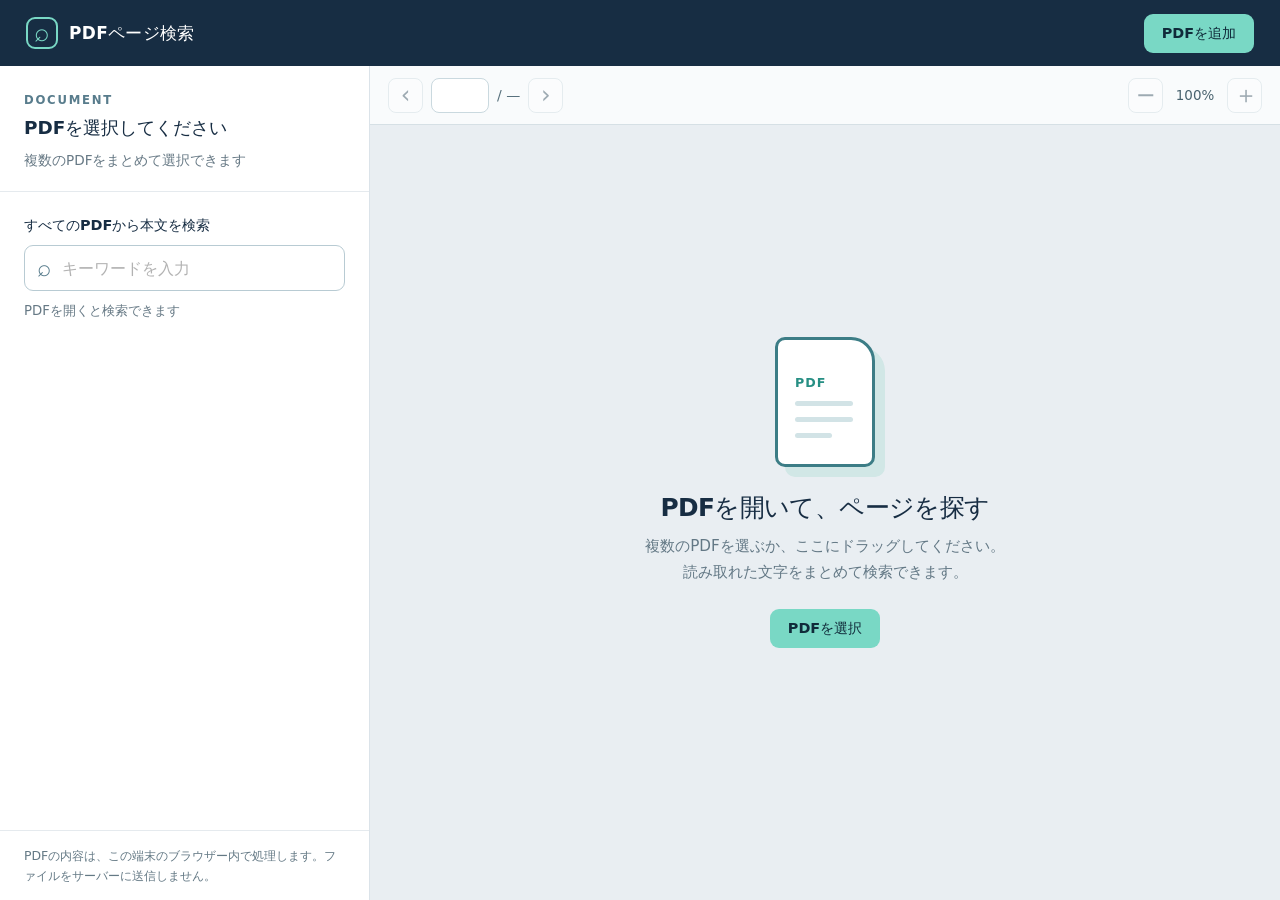
<file: index.html>
<!doctype html>
<html lang="ja">
  <head>
    <meta charset="UTF-8" />
    <meta name="viewport" content="width=device-width, initial-scale=1" />
    <meta name="theme-color" content="#172d43" />
    <meta name="description" content="手元のPDFを開き、本文を検索して該当ページへ移動できるPDFビューアー。" />
    <link rel="icon" type="image/svg+xml" href="data:image/svg+xml,%3Csvg xmlns='http://www.w3.org/2000/svg' viewBox='0 0 64 64'%3E%3Crect width='64' height='64' rx='14' fill='%23172d43'/%3E%3Cpath d='M19 11h18l9 9v33H19z' fill='none' stroke='%23fff' stroke-width='3' stroke-linejoin='round'/%3E%3Cpath d='M37 11v10h9M25 32h15M25 39h15M25 46h9' fill='none' stroke='%237bd9c7' stroke-width='3' stroke-linecap='round'/%3E%3C/svg%3E" />
    <title>PDFページ検索</title>
    <link rel="stylesheet" href="./styles.css" />
  </head>
  <body>
    <header class="topbar">
      <div class="brand"><span class="brand-icon" aria-hidden="true">⌕</span><span>PDFページ検索</span></div>
      <label class="open-button" for="file-input">PDFを追加</label>
      <input id="file-input" type="file" accept="application/pdf,.pdf" multiple hidden />
    </header>

    <main class="workspace">
      <aside class="sidebar" aria-label="検索とページ移動">
        <div class="document-heading">
          <p class="eyebrow">DOCUMENT</p>
          <h1 id="document-name">PDFを選択してください</h1>
          <p id="page-count" class="muted">複数のPDFをまとめて選択できます</p>
        </div>
        <div id="document-list-block" class="document-list-block" hidden>
          <div class="document-list-heading"><span>読み込み済みPDF</span><button id="clear-documents" type="button">すべて削除</button></div>
          <div id="document-list" class="document-list" aria-label="読み込み済みPDF"></div>
        </div>

        <div class="search-block">
          <label for="search-input">すべてのPDFから本文を検索</label>
          <div class="search-field"><span aria-hidden="true">⌕</span><input id="search-input" type="search" placeholder="キーワードを入力" autocomplete="off" disabled /></div>
          <p id="search-status" class="supporting" role="status" aria-live="polite">PDFを開くと検索できます</p>
        </div>
        <div id="search-results" class="search-results" aria-label="検索結果"></div>

        <div class="privacy-note">PDFの内容は、この端末のブラウザー内で処理します。ファイルをサーバーに送信しません。</div>
      </aside>

      <section class="viewer" aria-label="PDFプレビュー">
        <div class="toolbar">
          <div class="page-controls" aria-label="ページ移動">
            <button id="prev-page" class="icon-button" aria-label="前のページ" title="前のページ" disabled>‹</button>
            <label class="page-input-label"><input id="page-input" type="number" min="1" inputmode="numeric" aria-label="ページ番号" disabled /><span id="total-pages">/ —</span></label>
            <button id="next-page" class="icon-button" aria-label="次のページ" title="次のページ" disabled>›</button>
          </div>
          <div class="zoom-controls" aria-label="表示倍率">
            <button id="zoom-out" class="icon-button" aria-label="縮小" title="縮小" disabled>−</button>
            <span id="zoom-label">100%</span>
            <button id="zoom-in" class="icon-button" aria-label="拡大" title="拡大" disabled>＋</button>
          </div>
        </div>
        <div id="canvas-stage" class="canvas-stage">
          <div id="empty-state" class="empty-state">
            <div class="empty-illustration" aria-hidden="true"><span>PDF</span><i></i><i></i><i></i></div>
            <h2>PDFを開いて、ページを探す</h2>
            <p>複数のPDFを選ぶか、ここにドラッグしてください。<br />読み取れた文字をまとめて検索できます。</p>
            <label for="file-input" class="primary-button">PDFを選択</label>
          </div>
          <div id="pdf-page" class="pdf-page" hidden>
            <canvas id="pdf-canvas" aria-label="PDFページ"></canvas>
            <div id="text-layer" class="text-layer" aria-label="選択してコピーできるPDF本文"></div>
          </div>
          <div id="viewer-message" class="viewer-message" role="status" aria-live="polite" hidden></div>
        </div>
      </section>
    </main>
    <script type="module" src="./app.js"></script>
  </body>
</html>
</file>
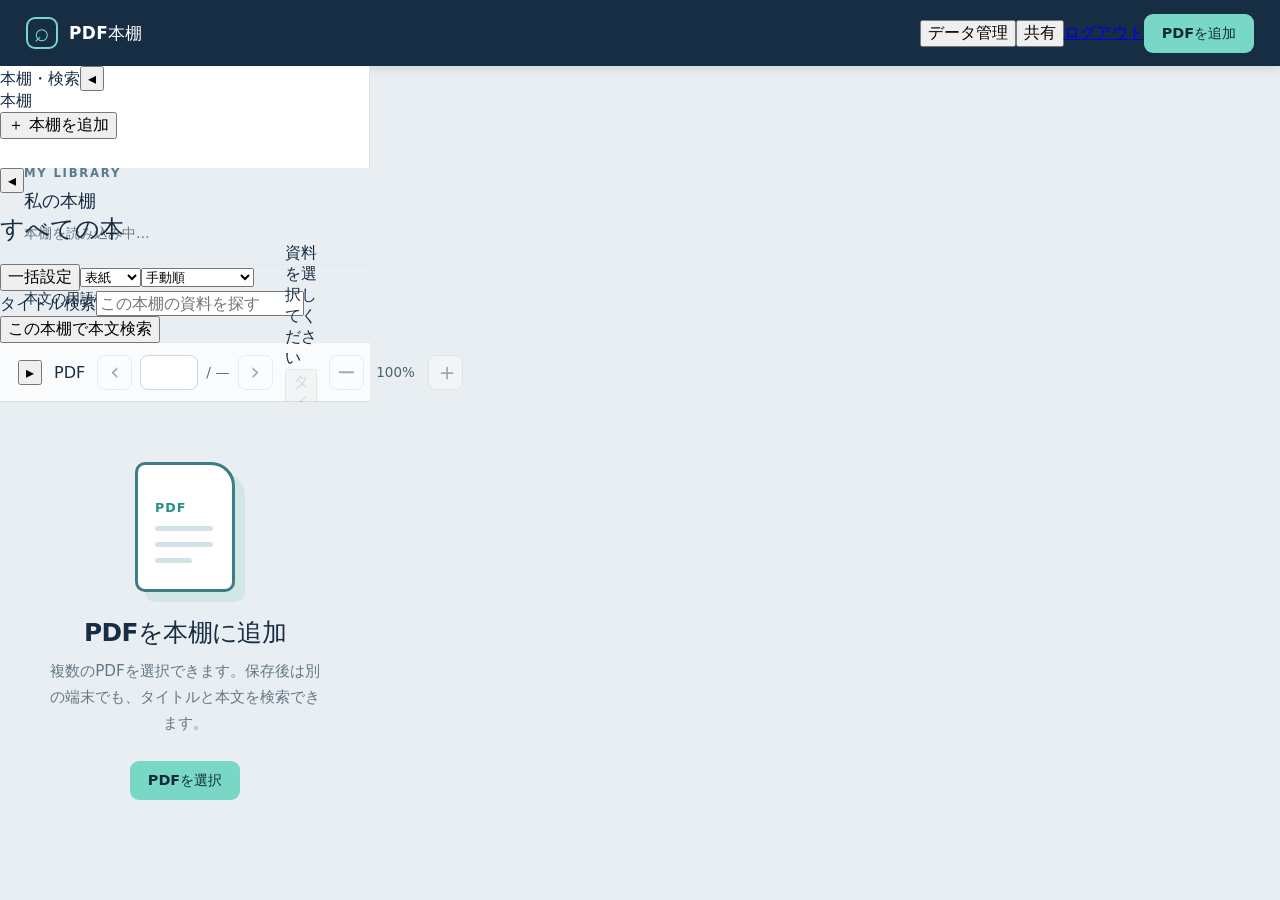
<file: bookshelf/public/shelf.html>
<!doctype html>
<html lang="ja">
<head>
  <meta charset="UTF-8" />
  <meta name="viewport" content="width=device-width, initial-scale=1" />
  <meta name="theme-color" content="#172d43" />
  <meta name="description" content="PDFを本棚に保存し、タイトルと本文の用語を検索できます。" />
  <link rel="icon" type="image/svg+xml" href="/favicon.svg" />
  <title>PDF本棚</title>
  <link rel="stylesheet" href="/styles.css?v=22" />
</head>
<body>
  <header class="topbar">
    <div class="brand"><span class="brand-icon" aria-hidden="true">⌕</span><span>PDF本棚</span></div>
    <div class="header-actions"><button id="account-settings" type="button">データ管理</button><button id="manage-sharing" type="button">共有</button><a class="signout" href="/signout-with-chatgpt?return_to=%2F">ログアウト</a><label class="open-button" for="file-input">PDFを追加</label></div>
    <input id="file-input" type="file" accept="application/pdf,.pdf" multiple hidden />
  </header>
  <main class="workspace">
    <aside class="sidebar pane" aria-label="本棚と検索" tabindex="0">
      <div class="pane-head"><strong>本棚・検索</strong><button class="pane-toggle" data-pane="left" type="button" aria-label="本棚・検索を閉じる">◂</button></div>
    <nav class="shelf-nav" aria-label="本棚ナビゲーション">
      <strong>本棚</strong><div id="shelf-navigation"></div>
      <button id="add-shelf" type="button">＋ 本棚を追加</button>
    </nav>

      <div class="document-heading">
        <p class="eyebrow">MY LIBRARY</p>
        <h1>私の本棚</h1>
        <p id="library-status" class="muted" role="status" aria-live="polite">本棚を読み込み中…</p>
      </div>
      <div class="search-block">
        <label for="search-input">本文の用語検索</label>
        <div class="search-scope-row">
          <span class="scope-label">検索対象</span>
          <details id="search-scope" class="scope-picker">
            <summary id="scope-summary">すべての本</summary>
            <div class="scope-options">
              <div class="scope-actions"><button id="scope-all" type="button">すべて選択</button><button id="scope-none" type="button">選択解除</button></div>
              <div id="scope-books" class="scope-books"></div>
            </div>
          </details>
        </div>
        <div class="search-field"><span aria-hidden="true">⌕</span><input id="search-input" type="search" placeholder="すべてのPDFから検索" autocomplete="off" /></div>
        <p id="search-status" class="supporting" role="status" aria-live="polite">用語を入力してください</p>
      </div>
      <div id="search-results" class="search-results" role="region" aria-label="用語検索結果"></div>
      <div class="privacy-note">資料はログインした利用者の本棚に保存され、別の端末からも開けます。</div>
    </aside>
    <div class="pane-resizer" data-resize="left" role="separator" aria-orientation="vertical" aria-label="本棚・検索の幅を調整" tabindex="0"></div>
    <section class="shelf-panel pane" aria-label="保管したPDF">
      <div class="shelf-toolbar"><button class="pane-toggle" data-pane="middle" type="button" aria-label="保管画面を閉じる">◂</button><div><h2 id="current-shelf-name">すべての本</h2><span id="shelf-count"></span></div><div class="shelf-actions"><button id="share-shelf" type="button" hidden>本棚を共有</button><button id="bulk-settings" type="button">一括設定</button><button id="edit-shelf" type="button" hidden>本棚設定</button><select id="view-mode" aria-label="表示方法"><option value="cover">表紙</option><option value="spine">背表紙</option><option value="list">一覧</option></select><select id="sort-mode" aria-label="並び順"><option value="manual">手動順</option><option value="title">タイトル順</option><option value="created">登録日順</option><option value="updated">更新日順</option><option value="recent">最近閲覧した順</option></select></div></div>
      <div class="shelf-search"><label for="title-search">タイトル検索</label><input id="title-search" type="search" placeholder="この本棚の資料を探す" /><button id="search-shelf" type="button">この本棚で本文検索</button></div>
      <div id="batch-bar" class="batch-bar" hidden><span id="selected-count"></span><button id="batch-search">選択した本から検索</button><button id="batch-share">共有</button><button id="batch-move">移動</button><button id="batch-tags">タグ</button><button id="batch-delete">削除</button><button id="clear-selection">解除</button></div>
      <div id="document-list" class="document-list shelf-books" aria-label="保存したPDF"></div><button id="show-more" type="button" hidden>さらに表示</button>
      <p id="shelf-toast" class="shelf-toast" role="status" hidden></p>
    </section>
    <div class="pane-resizer" data-resize="middle" role="separator" aria-orientation="vertical" aria-label="保管画面の幅を調整" tabindex="0"></div>
    <section class="viewer pane" aria-label="PDFプレビュー">
      <div class="toolbar"><button class="pane-toggle" data-pane="right" type="button" aria-label="PDFビューアを閉じる">▸</button><span class="collapsed-label">PDF</span>
        <div class="page-controls" aria-label="ページ移動">
          <button id="prev-page" class="icon-button" aria-label="前のページ" title="前のページ" disabled>‹</button>
          <label class="page-input-label"><input id="page-input" type="number" min="1" inputmode="numeric" aria-label="ページ番号" disabled /><span id="total-pages">/ —</span></label>
          <button id="next-page" class="icon-button" aria-label="次のページ" title="次のページ" disabled>›</button>
        </div>
        <div class="viewer-title"><span id="document-name">資料を選択してください</span><button id="rename-document" type="button" disabled>タイトル変更</button></div>
        <div class="zoom-controls" aria-label="表示倍率">
          <button id="zoom-out" class="icon-button" aria-label="縮小" title="縮小" disabled>−</button>
          <span id="zoom-label">100%</span>
          <button id="zoom-in" class="icon-button" aria-label="拡大" title="拡大" disabled>＋</button>
        </div>
      </div>
      <div id="canvas-stage" class="canvas-stage">
        <div id="empty-state" class="empty-state">
          <div class="empty-illustration" aria-hidden="true"><span>PDF</span><i></i><i></i><i></i></div>
          <h2>PDFを本棚に追加</h2>
          <p>複数のPDFを選択できます。保存後は別の端末でも、タイトルと本文を検索できます。</p>
          <label for="file-input" class="primary-button">PDFを選択</label>
        </div>
        <div id="pdf-page" class="pdf-page" hidden>
          <canvas id="pdf-canvas" aria-label="PDFページ"></canvas>
          <div id="text-layer" class="text-layer" aria-label="選択してコピーできるPDF本文"></div>
        </div>
        <div id="viewer-message" class="viewer-message" role="status" aria-live="polite" hidden></div>
      </div>
    </section>
  </main>
  <dialog id="shelf-design-dialog" class="design-dialog" aria-labelledby="shelf-design-title">
    <form method="dialog" id="shelf-design-form"><h2 id="shelf-design-title">本棚の見た目</h2>
      <p>デザインを選び、色を調整できます。</p><div id="shelf-design-options" class="design-options" role="group" aria-label="本棚のデザイン"></div>
      <div class="color-fields"><label>本棚全体の背景色 <input name="color" type="color" /></label><label>本を載せる棚板の色 <input name="boardColor" type="color" /></label><label>本棚名の背表紙の文字色 <input name="textColor" type="color" /></label></div>
      <div class="shelf-manage-actions"><button id="rename-shelf" type="button">名前を変更</button><button id="shelf-up" type="button">前へ</button><button id="shelf-down" type="button">後ろへ</button><button id="delete-shelf" type="button">本棚を削除</button></div>
      <div class="dialog-actions"><button value="cancel" type="button" class="dialog-cancel">キャンセル</button><button value="save" type="submit" class="dialog-save">保存する</button></div>
    </form>
  </dialog>
  <dialog id="book-design-dialog" class="design-dialog" aria-labelledby="book-design-title">
    <form method="dialog" id="book-design-form"><h2 id="book-design-title">本の見た目</h2><p id="book-design-subtitle"></p>
      <label class="field-heading">本の背表紙の色</label><p class="color-help">色の見本を押すと、背表紙の色が選ばれます。</p><div id="book-color-options" class="color-options" role="group" aria-label="背表紙の色"></div>
      <div class="color-fields"><label>背表紙の色を自分で選ぶ <input name="bookColor" type="color" /></label><label>背表紙の文字色 <input name="textColor" type="color" /></label></div>
      <label class="field-heading">デザイン</label><div id="book-design-options" class="design-options" role="group" aria-label="本のデザイン"></div>
      <label class="dialog-field">アイコン <select name="bookIcon"><option value="pdf">PDF</option><option value="medical">医療</option><option value="star">星</option><option value="bookmark">しおり</option></select></label>
      <label class="dialog-field">表紙 <select name="coverType"><option value="none">なし</option><option value="first-page">PDFの1ページ目</option><option value="image">画像を選択</option></select></label>
      <label class="dialog-field" id="cover-upload-label" hidden>表紙画像 <input name="coverFile" type="file" accept="image/png,image/jpeg,image/webp" /></label>
      <div class="dialog-actions"><button value="cancel" type="button" class="dialog-cancel">キャンセル</button><button value="save" type="submit" class="dialog-save">保存する</button></div>
    </form>
  </dialog>
  <dialog id="bulk-settings-dialog" class="design-dialog" aria-labelledby="bulk-settings-title">
    <form id="bulk-settings-form"><h2 id="bulk-settings-title">本の一括設定</h2>
      <label class="dialog-field">変更する本 <select name="target"><option value="selected">選択した本</option><option value="shelf">この本棚のすべての本</option><option value="all">登録したすべての本</option></select></label><p id="bulk-target-count"></p>
      <label class="dialog-field">表紙 <select name="cover"><option value="keep">変更しない</option><option value="first-page">PDFの1ページ目</option><option value="none">表紙なし</option></select></label>
      <label class="dialog-field">本の色 <select name="color"><option value="keep">変更しない</option><option value="custom">色を選ぶ</option></select><input name="customColor" type="color" value="#2f6078" aria-label="本の色" hidden /></label>
      <label class="dialog-field">デザイン <select name="design"><option value="keep">変更しない</option><option value="simple">シンプル</option><option value="modern">モダン</option><option value="classic">クラシック</option><option value="minimal">ミニマル</option></select></label>
      <label class="dialog-field">アイコン <select name="icon"><option value="keep">変更しない</option><option value="pdf">PDF</option><option value="medical">医療</option><option value="star">星</option><option value="bookmark">しおり</option></select></label>
      <p id="bulk-settings-status" role="status"></p><div class="dialog-actions"><button type="button" id="bulk-cancel">キャンセル</button><button type="submit" class="dialog-save">適用する</button></div>
    </form>
  </dialog>
  <dialog id="share-dialog" class="design-dialog share-dialog" aria-labelledby="share-title">
    <h2 id="share-title">共有</h2><div id="share-content"></div><p id="share-status" role="status" aria-live="polite"></p>
    <div class="dialog-actions"><button id="share-close" type="button">閉じる</button></div>
  </dialog>
  <dialog id="data-dialog" class="design-dialog" aria-labelledby="data-title">
    <h2 id="data-title">データ管理</h2><p id="data-usage" role="status">使用量を確認中…</p>
    <div class="data-actions"><a class="primary-button" href="/api/account/export" download>本棚と本の設定を書き出す</a><button id="folder-backup" type="button">PDF・検索データも保存</button><button id="resume-backup" type="button">途中の保存を再開</button><button id="cancel-backup" type="button" hidden>保存を中断</button></div>
    <p>設定ファイルにはPDF本体と本文検索データは含まれません。「PDF・検索データも保存」は対応ブラウザーでフォルダーへ保存します。</p>
    <label class="dialog-field">本の設定を復元する <input id="restore-file" type="file" accept="application/json,.json" /></label>
    <p>同じPDF IDで現在保存されている本の名前・色・タグ・所属・順序を復元します。PDFと検索データは変更しません。削除されたPDFや本棚の復旧には対応していません。</p>
    <div id="pdf-downloads" class="share-book-list" aria-label="PDFの書き出し"></div>
    <section aria-labelledby="closure-title"><h3 id="closure-title">退会とデータ削除</h3><p id="closure-status">機能の状態を確認中…</p><button id="closure-prepare" type="button" hidden>削除内容を確認</button><div id="closure-confirm" hidden><p>自分のPDF・検索データ・本棚・共有リンクを削除します。他の利用者が取り込み済みのコピーは残ります。開始後は取り消せません。</p><label><input id="closure-exported" type="checkbox" />必要なデータを書き出し、削除範囲を確認しました</label><label class="dialog-field">確認のため「退会してすべて削除」と入力<input id="closure-phrase" type="text" autocomplete="off" /></label><button id="closure-start" type="button">退会処理を開始</button></div><button id="closure-advance" type="button" hidden>退会処理を再開</button></section>
    <p id="data-status" role="status" aria-live="polite"></p><div class="dialog-actions"><button id="data-close" type="button">閉じる</button></div>
  </dialog>
  <script type="module" src="/app.js?v=18"></script>
</body>
</html>
</file>
<file: styles.css>
:root{font-family:system-ui,-apple-system,"Segoe UI",sans-serif;color:#172d43;background:#e9eef2;font-synthesis:none}*{box-sizing:border-box}body{margin:0}button,input{font:inherit}button{cursor:pointer}button:disabled{cursor:not-allowed;opacity:.42}.topbar{height:66px;background:#172d43;color:#fff;display:flex;align-items:center;justify-content:space-between;padding:0 26px;box-shadow:0 2px 10px #13283b22}.brand{display:flex;align-items:center;gap:11px;font-size:1.06rem;font-weight:750;letter-spacing:.02em}.brand-icon{width:32px;height:32px;display:grid;place-items:center;border:2px solid #79d8c5;border-radius:9px;color:#79d8c5;font-size:1.6rem;line-height:1}.open-button,.primary-button{display:inline-flex;align-items:center;justify-content:center;border-radius:9px;background:#79d8c5;color:#102b3a;padding:10px 18px;font-size:.9rem;font-weight:700;cursor:pointer}.open-button:hover,.primary-button:hover{background:#a0ebdd}.workspace{display:grid;grid-template-columns:minmax(310px,370px) minmax(0,1fr);height:calc(100dvh - 66px);min-height:550px}.sidebar{background:#fff;border-right:1px solid #dbe3e9;display:flex;flex-direction:column;min-height:0}.document-heading{padding:27px 24px 21px;border-bottom:1px solid #e5eaee}.eyebrow{margin:0 0 8px;color:#587c8c;font-size:.73rem;font-weight:800;letter-spacing:.15em}.document-heading h1{font-size:1.15rem;line-height:1.45;margin:0;overflow-wrap:anywhere}.muted{color:#677985;font-size:.85rem;line-height:1.5;margin:8px 0 0}.search-block{padding:24px 24px 10px}.search-block label{font-size:.9rem;font-weight:700;display:block;margin-bottom:10px}.search-field{height:46px;display:flex;align-items:center;gap:9px;border:1px solid #b8cbd3;border-radius:9px;padding:0 12px;background:#fff}.search-field:focus-within{outline:2px solid #3aa897;outline-offset:1px}.search-field>span{font-size:1.5rem;color:#587c8c}.search-field input{border:0;outline:0;width:100%;min-width:0;background:transparent;color:#172d43;font-size:1rem}.search-field input:disabled{opacity:.55}.supporting{min-height:1.5em;color:#667985;font-size:.83rem;line-height:1.5;margin:10px 0 0}.search-results{overflow:auto;padding:4px 14px 20px;flex:1;min-height:0}.result{display:block;width:100%;text-align:left;background:#fff;border:1px solid #e0e8ec;border-radius:10px;padding:13px 14px;margin:8px 0;color:#172d43}.result:hover,.result:focus-visible{border-color:#3aa897;background:#f2faf8}.result.active{background:#eaf8f5;border-color:#2c9c8c}.result-title{display:flex;justify-content:space-between;gap:10px;font-size:.9rem;font-weight:750}.result-count{font-size:.78rem;color:#55727d;font-weight:500}.result-snippet{display:block;margin-top:8px;color:#4e6571;font-size:.84rem;line-height:1.55;overflow-wrap:anywhere}.result-snippet mark{background:#ffe6a1;color:inherit;border-radius:2px}.privacy-note{border-top:1px solid #e5eaee;color:#647985;padding:15px 24px;font-size:.78rem;line-height:1.55}.viewer{min-width:0;display:flex;flex-direction:column}.toolbar{height:59px;flex:none;display:flex;align-items:center;justify-content:space-between;gap:12px;padding:0 18px;background:#f9fbfc;border-bottom:1px solid #d6e0e5}.page-controls,.zoom-controls{display:flex;align-items:center;gap:8px}.icon-button{border:1px solid #cad9df;background:#fff;color:#203b4d;width:35px;height:35px;border-radius:8px;display:grid;place-items:center;font-size:1.5rem;line-height:1}.icon-button:not(:disabled):hover{background:#e7f7f3;border-color:#55b4a5}.page-input-label{display:flex;align-items:center;gap:8px;color:#58717d;font-size:.88rem;white-space:nowrap}.page-input-label input{width:58px;height:35px;border:1px solid #cad9df;border-radius:8px;text-align:center;color:#172d43;background:#fff;appearance:textfield;-moz-appearance:textfield}.page-input-label input::-webkit-inner-spin-button,.page-input-label input::-webkit-outer-spin-button{-webkit-appearance:none;margin:0}#zoom-label{min-width:48px;text-align:center;color:#49636f;font-size:.84rem}.canvas-stage{position:relative;flex:1;min-height:0;overflow:auto;display:flex;align-items:flex-start;justify-content:flex-start;padding:30px;background:#e9eef2}.canvas-stage.dragging{outline:4px dashed #30a995;outline-offset:-12px;background:#d8f4ed}#pdf-canvas{display:block;flex:none;margin:0 auto;max-width:none;background:#fff;box-shadow:0 8px 30px #21384a25}#pdf-canvas[hidden],.viewer-message[hidden]{display:none}.empty-state{align-self:center;margin:auto;text-align:center;padding:30px 16px 70px;color:#172d43}.empty-state h2{font-size:1.55rem;letter-spacing:-.025em;margin:24px 0 10px}.empty-state p{color:#637885;line-height:1.7;font-size:.95rem;margin:0 0 24px}.empty-illustration{position:relative;width:100px;height:130px;margin:auto;border:3px solid #3c7d86;border-radius:10px 24px 10px 10px;background:#fff;box-shadow:10px 10px 0 #d1e7e6;display:flex;flex-direction:column;align-items:flex-start;gap:11px;padding:35px 17px 0}.empty-illustration span{font-size:.79rem;font-weight:900;color:#278f84;letter-spacing:.08em}.empty-illustration i{height:5px;width:58px;border-radius:4px;background:#d2e3e6}.empty-illustration i:last-child{width:37px}.viewer-message{position:absolute;top:48%;left:50%;transform:translate(-50%,-50%);background:#fff;border:1px solid #dce5e8;box-shadow:0 6px 20px #24394822;padding:18px 24px;border-radius:12px;text-align:center;max-width:min(350px,90%);line-height:1.5;color:#345363;z-index:2}@media(max-width:750px){.topbar{height:58px;padding:0 16px}.workspace{display:flex;flex-direction:column;height:calc(100dvh - 58px);min-height:0}.sidebar{height:43%;min-height:220px;border-right:0;border-bottom:1px solid #dbe3e9}.document-heading{padding:12px 16px}.document-heading h1{font-size:1rem}.eyebrow{display:none}.muted{margin-top:3px}.search-block{padding:12px 16px 4px}.search-block label{margin-bottom:6px}.search-results{padding:0 12px}.privacy-note{display:none}.viewer{height:57%}.toolbar{height:52px;padding:0 12px}.canvas-stage{padding:18px}.empty-state{padding:16px}.empty-state h2{font-size:1.22rem;margin-top:15px}.empty-illustration{transform:scale(.7);margin:-18px auto -12px}}@media(max-width:360px){.brand{font-size:.9rem}.open-button{padding:9px 11px}.zoom-controls{gap:3px}.page-controls{gap:3px}.icon-button{width:31px;height:31px}}:focus-visible{outline:2px solid #159c8a;outline-offset:2px}
.pdf-page{position:relative;flex:none;margin:0 auto;background:#fff;box-shadow:0 8px 30px #21384a25}.pdf-page[hidden]{display:none}#pdf-canvas{margin:0;box-shadow:none}.text-layer{position:absolute;inset:0;overflow:clip;line-height:1;text-align:initial;text-size-adjust:none;forced-color-adjust:none;z-index:1}.text-layer :is(span,br){color:transparent;position:absolute;white-space:pre;cursor:text;transform-origin:0 0}.text-layer span{font-size:calc(var(--font-height) * var(--total-scale-factor));transform:rotate(var(--rotate,0deg)) scaleX(var(--scale-x,1))}.text-layer span.markedContent{top:0;height:0}.text-layer ::selection{background:rgb(32 137 204 / .35)}
.document-list-block{padding:12px 14px;border-bottom:1px solid #e5eaee;max-height:190px;overflow:auto;flex:none}.document-list-block[hidden]{display:none}.document-list-heading{display:flex;justify-content:space-between;align-items:center;padding:0 9px 7px;font-size:.83rem;font-weight:700;color:#526b78}.document-list-heading button{border:0;background:transparent;color:#177b70;font-size:.8rem;padding:5px;cursor:pointer}.document-list{display:grid;gap:5px}.document-row{display:flex;align-items:stretch;border:1px solid #e0e8ec;border-radius:8px;overflow:hidden;background:#fff}.document-select{flex:1;min-width:0;display:flex;flex-direction:column;align-items:flex-start;gap:2px;text-align:left;border:0;background:transparent;padding:8px 11px;color:#172d43}.document-select.active{background:#eaf8f5}.document-item-name{max-width:100%;font-size:.86rem;font-weight:700;overflow:hidden;text-overflow:ellipsis;white-space:nowrap}.document-item-detail{font-size:.76rem;color:#667985}.document-remove{flex:none;width:36px;border:0;background:transparent;color:#647985;font-size:1.25rem}.document-remove:hover{background:#fceceb;color:#a72f29}.result-filename{display:block;color:#16796e;font-size:.78rem;font-weight:700;overflow-wrap:anywhere;margin-bottom:5px}
@media(max-width:750px){.document-list-block{max-height:110px;padding:7px 12px}.document-list-heading{padding-bottom:3px}.document-select{padding:6px 9px}}
</file>
